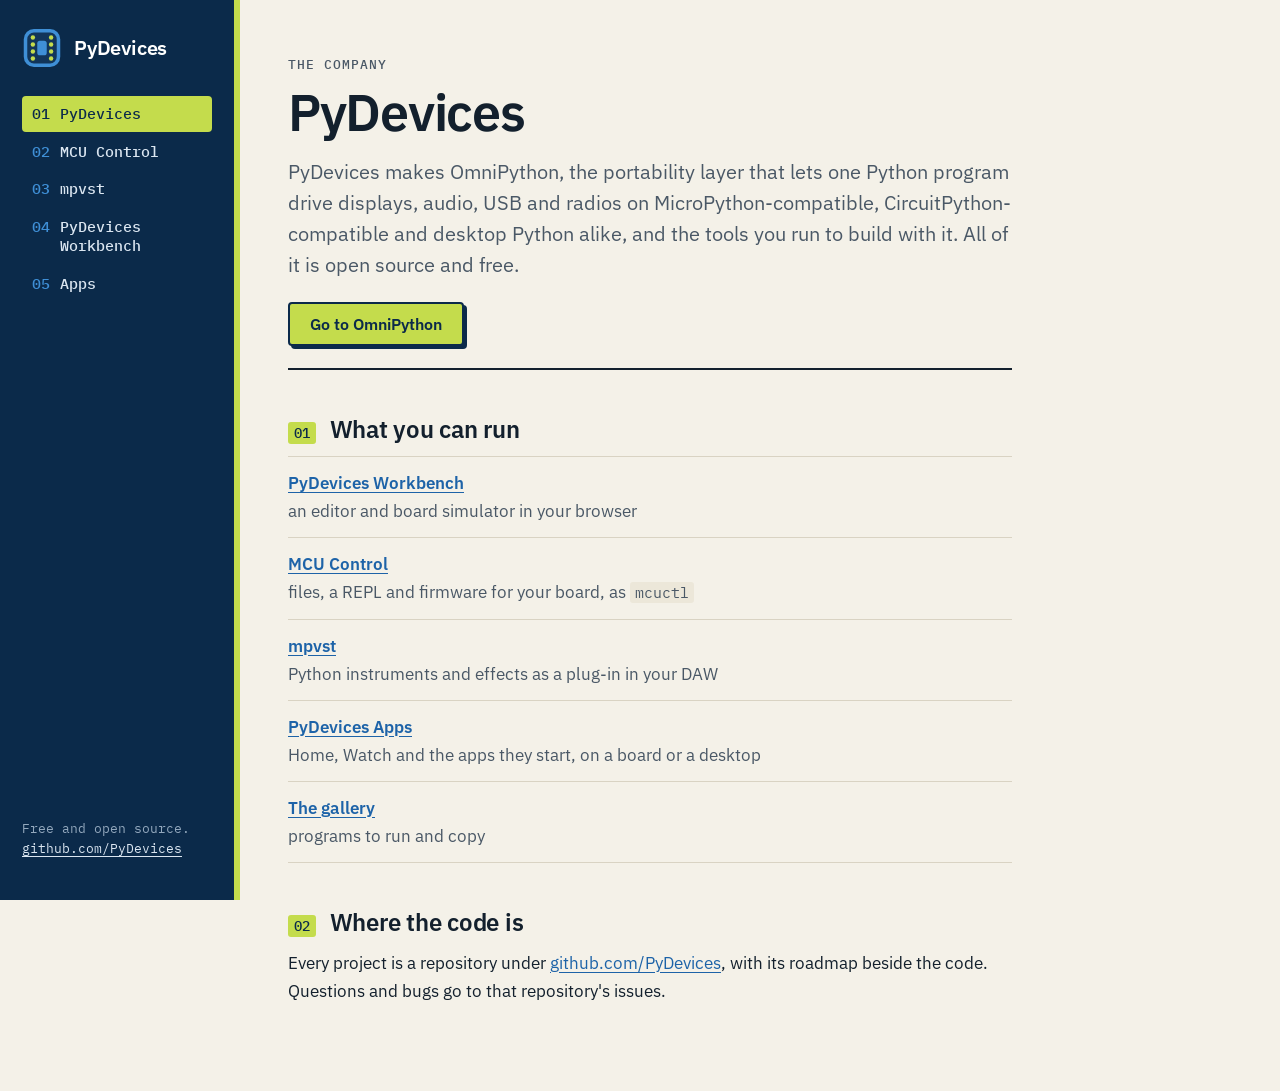
<file: index.html>
<!DOCTYPE html>
<html lang="en">
<head>
  <!-- Written by tools/build.py from _src/index.html; edit that file and run it again. -->
  <meta charset="utf-8">
  <meta name="viewport" content="width=device-width, initial-scale=1">
  <title>PyDevices</title>
  <meta name="description" content="PyDevices makes OmniPython and the free tools that put Python on hardware.">
  <meta name="theme-color" content="#0b2a4a">
  <link rel="icon" href="/assets/favicon.svg" type="image/svg+xml">
  <link rel="alternate icon" href="/favicon.ico" sizes="16x16 32x32 48x48">
  <link rel="canonical" href="https://pydevices.com/">
  <link rel="preconnect" href="https://fonts.googleapis.com">
  <link rel="preconnect" href="https://fonts.gstatic.com" crossorigin>
  <link rel="stylesheet" href="https://fonts.googleapis.com/css2?family=IBM+Plex+Mono:wght@400;500&family=IBM+Plex+Sans:wght@400;500;600&display=swap">
  <link rel="stylesheet" href="/assets/site.css">
</head>
<body>
  <header class="rail">
    <a class="home" href="/"><img src="/assets/logo.svg" alt="" width="40" height="40">PyDevices</a>
    <nav aria-label="Pages">
      <ol>
        <li><a href="/" aria-current="page">PyDevices</a></li>
        <li><a href="/mcuctl/">MCU Control</a></li>
        <li><a href="/mpvst/">mpvst</a></li>
        <li><a href="/workbench/">PyDevices Workbench</a></li>
        <li><a href="/apps/">Apps</a></li>
      </ol>
    </nav>
    <p class="foot">Free and open source.<br><a href="https://github.com/PyDevices">github.com/PyDevices</a></p>
  </header>
  <main>
    <div class="title-block">
      <p class="kicker">The company</p>
      <h1>PyDevices</h1>
      <p class="lede">PyDevices makes OmniPython, the portability layer that lets one Python
        program drive displays, audio, USB and radios on MicroPython-compatible,
        CircuitPython-compatible and desktop Python alike, and the tools you run
        to build with it. All of it is open source and free.</p>
      <a class="button" href="https://omnipython.org/">Go to OmniPython</a>
    </div>

    <section>
      <h2><span class="n">01</span>What you can run</h2>
      <ul class="links">
        <li><a href="/workbench/">PyDevices Workbench</a> <span>an editor and board simulator in your browser</span></li>
        <li><a href="/mcuctl/">MCU Control</a> <span>files, a REPL and firmware for your board, as <code>mcuctl</code></span></li>
        <li><a href="/mpvst/">mpvst</a> <span>Python instruments and effects as a plug-in in your DAW</span></li>
        <li><a href="/apps/">PyDevices Apps</a> <span>Home, Watch and the apps they start, on a board or a desktop</span></li>
        <li><a href="https://gallery.omnipython.org/">The gallery</a> <span>programs to run and copy</span></li>
      </ul>
    </section>

    <section>
      <h2><span class="n">02</span>Where the code is</h2>
      <p>Every project is a repository under
        <a href="https://github.com/PyDevices">github.com/PyDevices</a>, with its
        roadmap beside the code. Questions and bugs go to that repository's issues.</p>
    </section>
  </main>
</body>
</html>
</file>
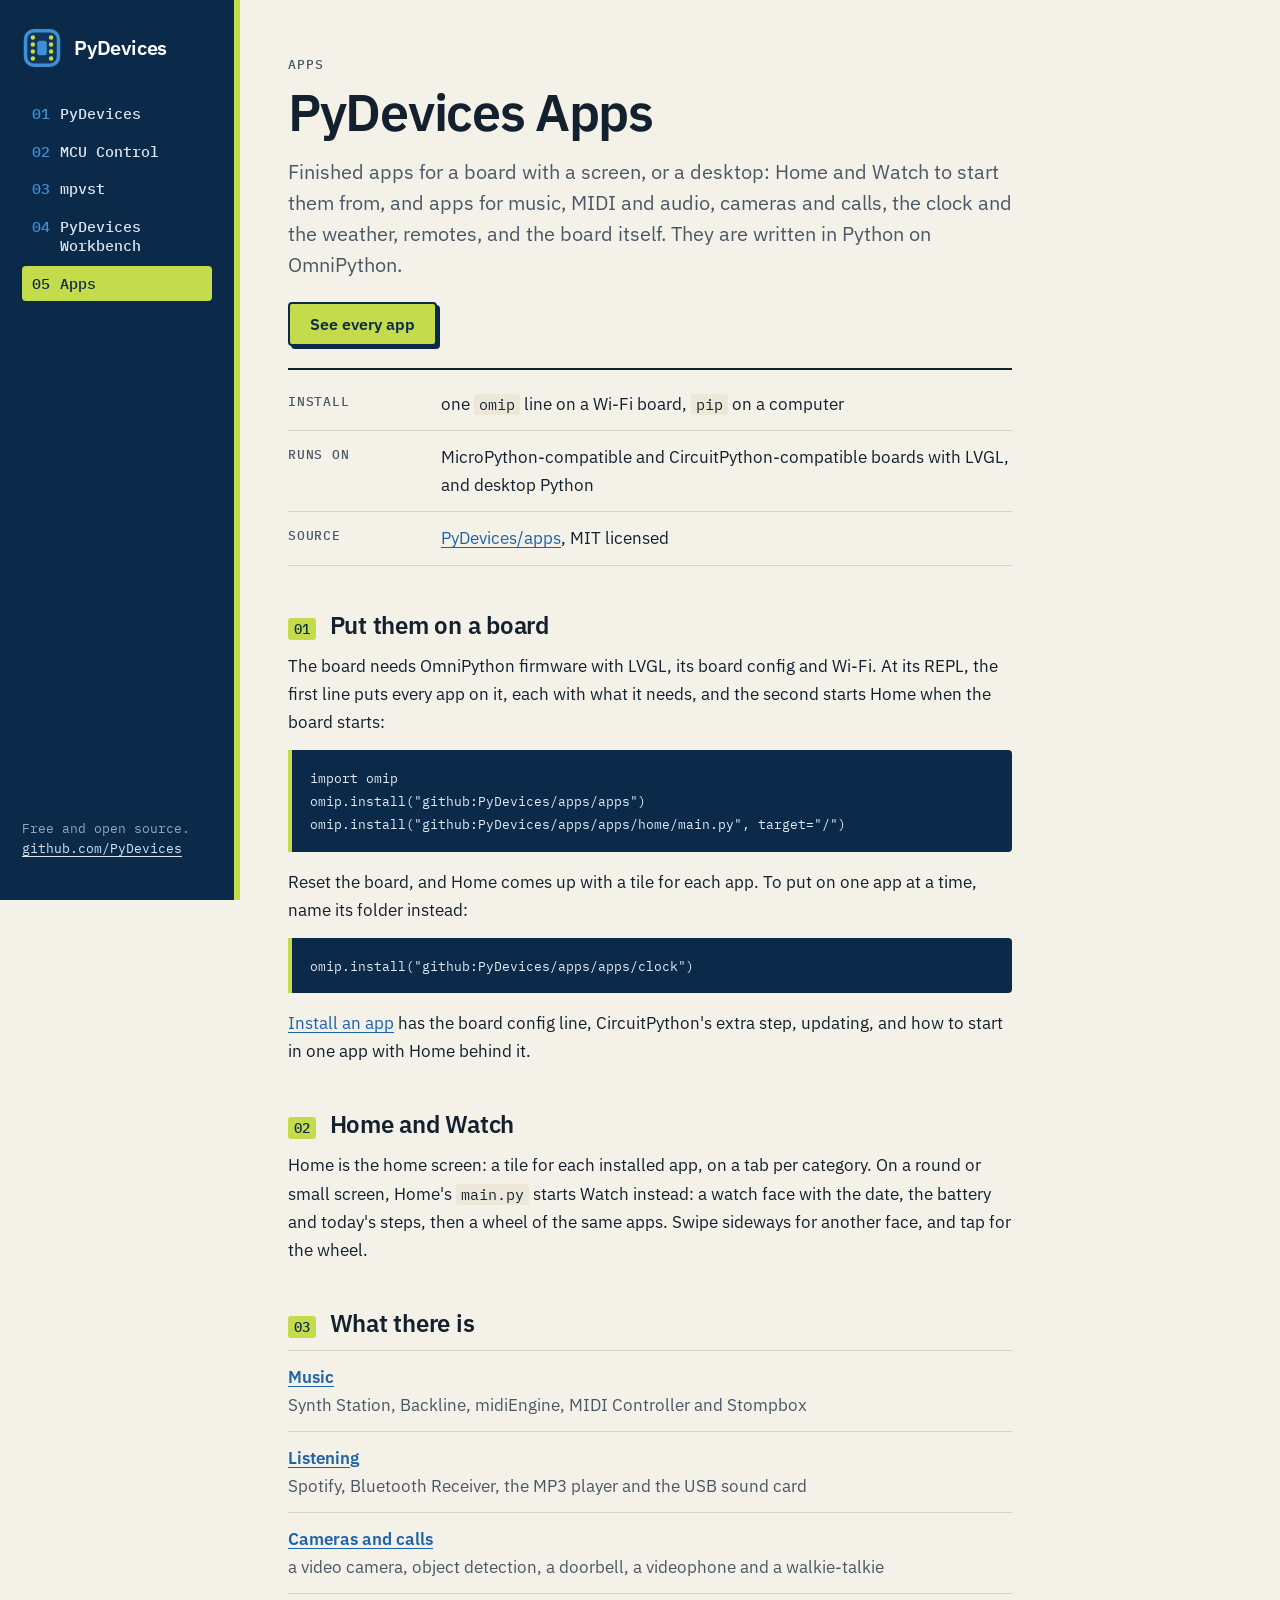
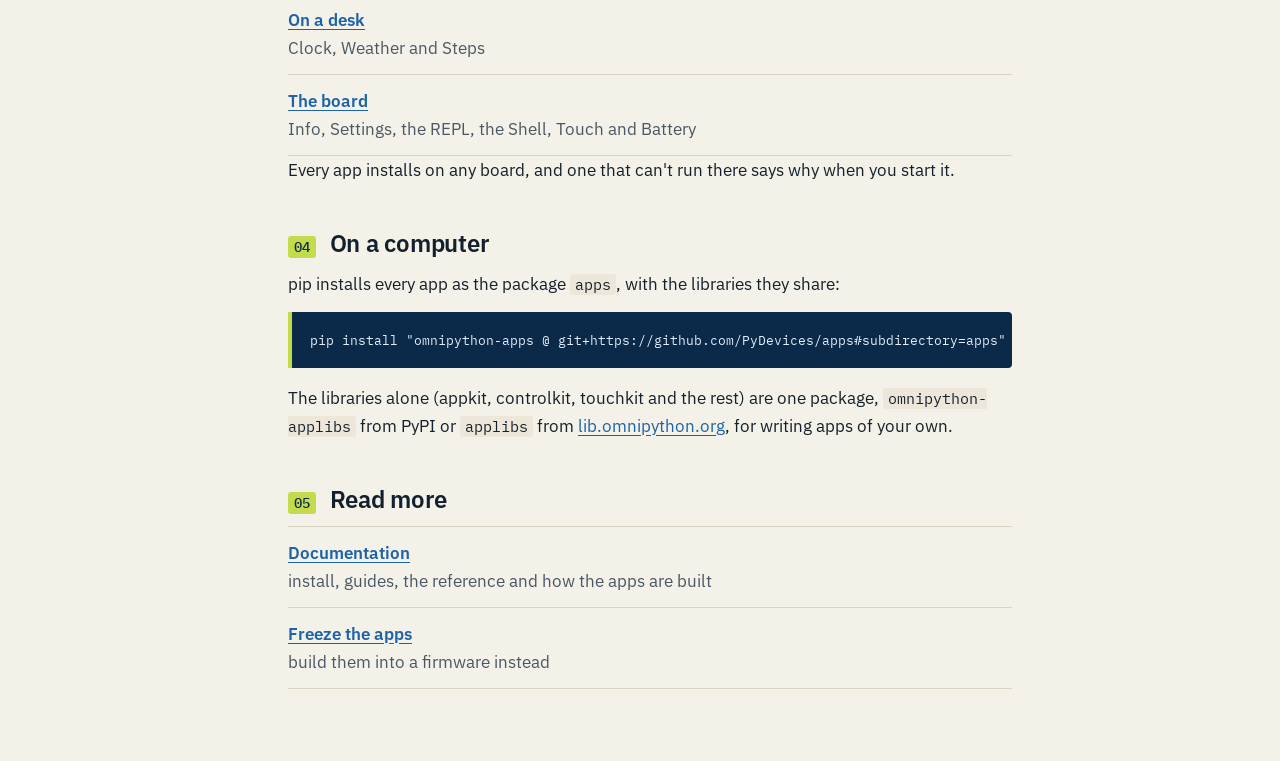
<file: apps/index.html>
<!DOCTYPE html>
<html lang="en">
<head>
  <!-- Written by tools/build.py from _src/apps.html; edit that file and run it again. -->
  <meta charset="utf-8">
  <meta name="viewport" content="width=device-width, initial-scale=1">
  <title>Apps - PyDevices</title>
  <meta name="description" content="Finished apps for a board with a screen, or a desktop: Home and Watch to start them from, and apps for music, audio, cameras, calls, the desk and the board itself.">
  <meta name="theme-color" content="#0b2a4a">
  <link rel="icon" href="/assets/favicon.svg" type="image/svg+xml">
  <link rel="alternate icon" href="/favicon.ico" sizes="16x16 32x32 48x48">
  <link rel="canonical" href="https://pydevices.com/apps/">
  <link rel="preconnect" href="https://fonts.googleapis.com">
  <link rel="preconnect" href="https://fonts.gstatic.com" crossorigin>
  <link rel="stylesheet" href="https://fonts.googleapis.com/css2?family=IBM+Plex+Mono:wght@400;500&family=IBM+Plex+Sans:wght@400;500;600&display=swap">
  <link rel="stylesheet" href="/assets/site.css">
</head>
<body>
  <header class="rail">
    <a class="home" href="/"><img src="/assets/logo.svg" alt="" width="40" height="40">PyDevices</a>
    <nav aria-label="Pages">
      <ol>
        <li><a href="/">PyDevices</a></li>
        <li><a href="/mcuctl/">MCU Control</a></li>
        <li><a href="/mpvst/">mpvst</a></li>
        <li><a href="/workbench/">PyDevices Workbench</a></li>
        <li><a href="/apps/" aria-current="page">Apps</a></li>
      </ol>
    </nav>
    <p class="foot">Free and open source.<br><a href="https://github.com/PyDevices">github.com/PyDevices</a></p>
  </header>
  <main>
    <div class="title-block">
      <p class="kicker">Apps</p>
      <h1>PyDevices Apps</h1>
      <p class="lede">Finished apps for a board with a screen, or a desktop: Home
        and Watch to start them from, and apps for music, MIDI and audio, cameras
        and calls, the clock and the weather, remotes, and the board itself. They
        are written in Python on OmniPython.</p>
      <a class="button" href="https://github.com/PyDevices/apps/blob/main/docs/reference/apps.md">See every app</a>
    </div>

    <dl class="facts">
      <dt>Install</dt><dd>one <code>omip</code> line on a Wi-Fi board, <code>pip</code> on a computer</dd>
      <dt>Runs on</dt><dd>MicroPython-compatible and CircuitPython-compatible boards with LVGL, and desktop Python</dd>
      <dt>Source</dt><dd><a href="https://github.com/PyDevices/apps">PyDevices/apps</a>, MIT licensed</dd>
    </dl>

    <section>
      <h2><span class="n">01</span>Put them on a board</h2>
      <p>The board needs OmniPython firmware with LVGL, its board config and Wi-Fi.
        At its REPL, the first line puts every app on it, each with what it needs,
        and the second starts Home when the board starts:</p>
      <pre><code>import omip
omip.install("github:PyDevices/apps/apps")
omip.install("github:PyDevices/apps/apps/home/main.py", target="/")</code></pre>
      <p>Reset the board, and Home comes up with a tile for each app. To put on
        one app at a time, name its folder instead:</p>
      <pre><code>omip.install("github:PyDevices/apps/apps/clock")</code></pre>
      <p><a href="https://github.com/PyDevices/apps/blob/main/docs/guides/install-an-app.md">Install an app</a>
        has the board config line, CircuitPython's extra step, updating, and how
        to start in one app with Home behind it.</p>
    </section>

    <section>
      <h2><span class="n">02</span>Home and Watch</h2>
      <p>Home is the home screen: a tile for each installed app, on a tab per
        category. On a round or small screen, Home's <code>main.py</code> starts
        Watch instead: a watch face with the date, the battery and today's steps,
        then a wheel of the same apps. Swipe sideways for another face, and tap
        for the wheel.</p>
    </section>

    <section>
      <h2><span class="n">03</span>What there is</h2>
      <ul class="links">
        <li><a href="https://github.com/PyDevices/apps/blob/main/docs/reference/apps.md">Music</a> <span>Synth Station, Backline, midiEngine, MIDI Controller and Stompbox</span></li>
        <li><a href="https://github.com/PyDevices/apps/blob/main/docs/reference/apps.md">Listening</a> <span>Spotify, Bluetooth Receiver, the MP3 player and the USB sound card</span></li>
        <li><a href="https://github.com/PyDevices/apps/blob/main/docs/reference/apps.md">Cameras and calls</a> <span>a video camera, object detection, a doorbell, a videophone and a walkie-talkie</span></li>
        <li><a href="https://github.com/PyDevices/apps/blob/main/docs/guides/put-a-clock-on-your-desk.md">On a desk</a> <span>Clock, Weather and Steps</span></li>
        <li><a href="https://github.com/PyDevices/apps/blob/main/docs/reference/apps.md">The board</a> <span>Info, Settings, the REPL, the Shell, Touch and Battery</span></li>
      </ul>
      <p>Every app installs on any board, and one that can't run there says why
        when you start it.</p>
    </section>

    <section>
      <h2><span class="n">04</span>On a computer</h2>
      <p>pip installs every app as the package <code>apps</code>, with the
        libraries they share:</p>
      <pre><code>pip install "omnipython-apps @ git+https://github.com/PyDevices/apps#subdirectory=apps"</code></pre>
      <p>The libraries alone (appkit, controlkit, touchkit and the rest) are one
        package, <code>omnipython-applibs</code> from PyPI or <code>applibs</code>
        from <a href="https://lib.omnipython.org/">lib.omnipython.org</a>, for
        writing apps of your own.</p>
    </section>

    <section>
      <h2><span class="n">05</span>Read more</h2>
      <ul class="links">
        <li><a href="https://github.com/PyDevices/apps/blob/main/docs/index.md">Documentation</a> <span>install, guides, the reference and how the apps are built</span></li>
        <li><a href="https://github.com/PyDevices/apps/blob/main/docs/guides/freeze-the-apps.md">Freeze the apps</a> <span>build them into a firmware instead</span></li>
      </ul>
    </section>
  </main>
</body>
</html>
</file>
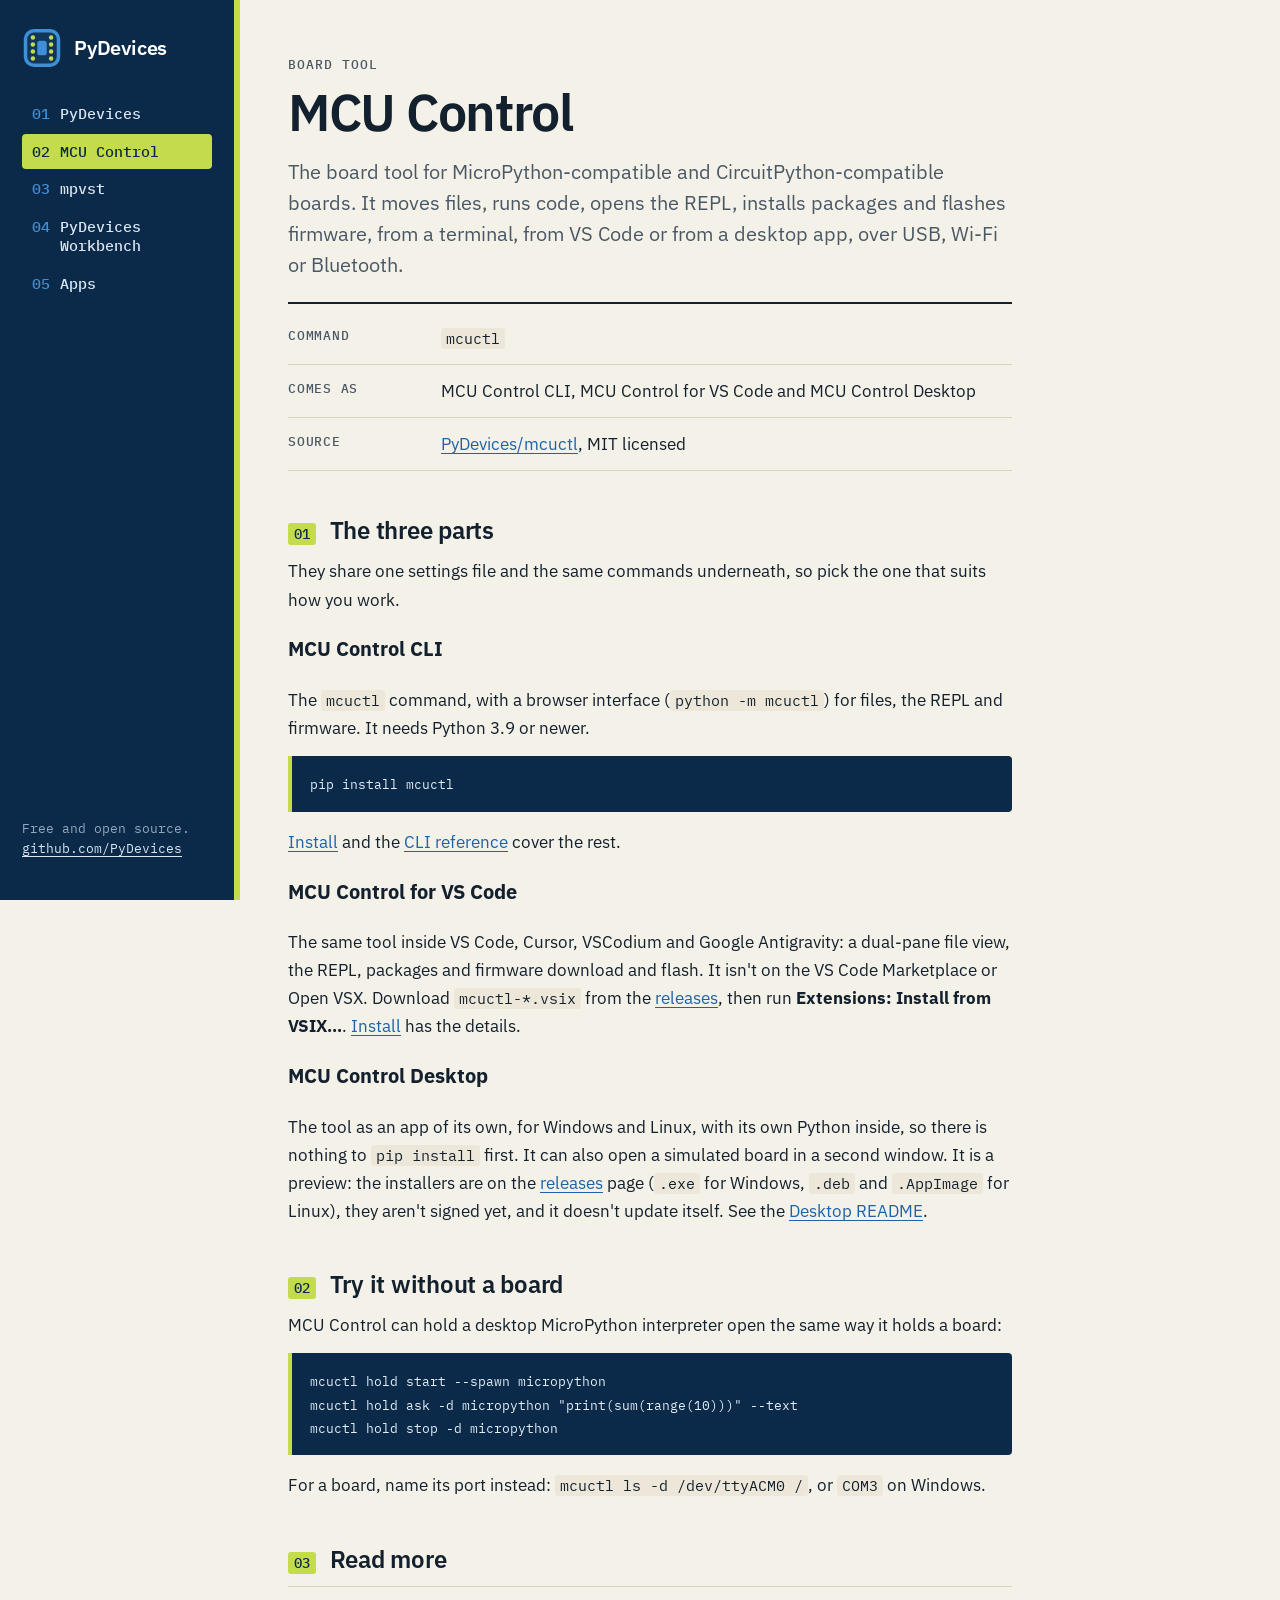
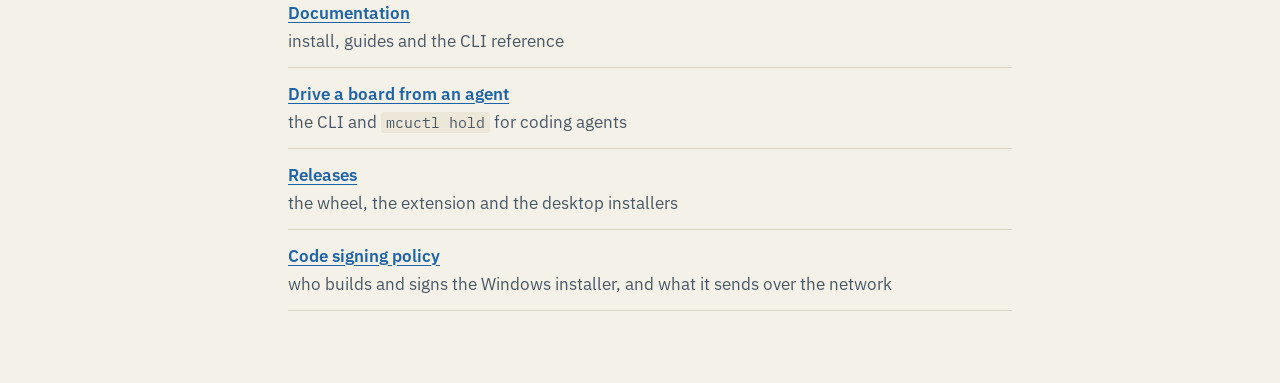
<file: mcuctl/index.html>
<!DOCTYPE html>
<html lang="en">
<head>
  <!-- Written by tools/build.py from _src/mcuctl.html; edit that file and run it again. -->
  <meta charset="utf-8">
  <meta name="viewport" content="width=device-width, initial-scale=1">
  <title>MCU Control - PyDevices</title>
  <meta name="description" content="MCU Control moves files, runs code, opens the REPL, installs packages and flashes firmware on MicroPython-compatible and CircuitPython-compatible boards.">
  <meta name="theme-color" content="#0b2a4a">
  <link rel="icon" href="/assets/favicon.svg" type="image/svg+xml">
  <link rel="alternate icon" href="/favicon.ico" sizes="16x16 32x32 48x48">
  <link rel="canonical" href="https://pydevices.com/mcuctl/">
  <link rel="preconnect" href="https://fonts.googleapis.com">
  <link rel="preconnect" href="https://fonts.gstatic.com" crossorigin>
  <link rel="stylesheet" href="https://fonts.googleapis.com/css2?family=IBM+Plex+Mono:wght@400;500&family=IBM+Plex+Sans:wght@400;500;600&display=swap">
  <link rel="stylesheet" href="/assets/site.css">
</head>
<body>
  <header class="rail">
    <a class="home" href="/"><img src="/assets/logo.svg" alt="" width="40" height="40">PyDevices</a>
    <nav aria-label="Pages">
      <ol>
        <li><a href="/">PyDevices</a></li>
        <li><a href="/mcuctl/" aria-current="page">MCU Control</a></li>
        <li><a href="/mpvst/">mpvst</a></li>
        <li><a href="/workbench/">PyDevices Workbench</a></li>
        <li><a href="/apps/">Apps</a></li>
      </ol>
    </nav>
    <p class="foot">Free and open source.<br><a href="https://github.com/PyDevices">github.com/PyDevices</a></p>
  </header>
  <main>
    <div class="title-block">
      <p class="kicker">Board tool</p>
      <h1>MCU Control</h1>
      <p class="lede">The board tool for MicroPython-compatible and
        CircuitPython-compatible boards. It moves files, runs code, opens the REPL,
        installs packages and flashes firmware, from a terminal, from VS Code or from a desktop app, over USB, Wi-Fi or Bluetooth.</p>
    </div>

    <dl class="facts">
      <dt>Command</dt><dd><code>mcuctl</code></dd>
      <dt>Comes as</dt><dd>MCU Control CLI, MCU Control for VS Code and MCU Control Desktop</dd>
      <dt>Source</dt><dd><a href="https://github.com/PyDevices/mcuctl">PyDevices/mcuctl</a>, MIT licensed</dd>
    </dl>

    <section>
      <h2><span class="n">01</span>The three parts</h2>
      <p>They share one settings file and the same commands underneath, so pick the
        one that suits how you work.</p>

      <h3>MCU Control CLI</h3>
      <p>The <code>mcuctl</code> command, with a browser interface
        (<code>python -m mcuctl</code>) for files, the REPL and firmware. It needs
        Python 3.9 or newer.</p>
      <pre><code>pip install mcuctl</code></pre>
      <p><a href="https://docs.pydevices.com/en/latest/mcuctl/get-started/install.html">Install</a>
        and the <a href="https://docs.pydevices.com/en/latest/mcuctl/reference/cli.html">CLI reference</a>
        cover the rest.</p>

      <h3>MCU Control for VS Code</h3>
      <p>The same tool inside VS Code, Cursor, VSCodium and Google Antigravity: a
        dual-pane file view, the REPL, packages and firmware download and flash. It
        isn't on the VS Code Marketplace or Open VSX. Download
        <code>mcuctl-*.vsix</code> from the
        <a href="https://github.com/PyDevices/mcuctl/releases">releases</a>, then run
        <strong>Extensions: Install from VSIX…</strong>.
        <a href="https://docs.pydevices.com/en/latest/mcuctl/get-started/install.html#vs-code-and-compatible-editors">Install</a>
        has the details.</p>

      <h3>MCU Control Desktop</h3>
      <p>The tool as an app of its own, for Windows and Linux, with its own Python
        inside, so there is nothing to <code>pip install</code> first. It can also
        open a simulated board in a second window. It is a preview: the installers
        are on the <a href="https://github.com/PyDevices/mcuctl/releases">releases</a>
        page (<code>.exe</code> for Windows, <code>.deb</code> and
        <code>.AppImage</code> for Linux), they aren't signed yet, and it doesn't
        update itself. See the
        <a href="https://github.com/PyDevices/mcuctl/blob/main/desktop/README.md">Desktop README</a>.</p>
    </section>

    <section>
      <h2><span class="n">02</span>Try it without a board</h2>
      <p>MCU Control can hold a desktop MicroPython interpreter open the same way it
        holds a board:</p>
      <pre><code>mcuctl hold start --spawn micropython
mcuctl hold ask -d micropython "print(sum(range(10)))" --text
mcuctl hold stop -d micropython</code></pre>
      <p>For a board, name its port instead: <code>mcuctl ls -d /dev/ttyACM0 /</code>,
        or <code>COM3</code> on Windows.</p>
    </section>

    <section>
      <h2><span class="n">03</span>Read more</h2>
      <ul class="links">
        <li><a href="https://docs.pydevices.com/en/latest/mcuctl/">Documentation</a> <span>install, guides and the CLI reference</span></li>
        <li><a href="https://docs.pydevices.com/en/latest/mcuctl/guides/drive-a-board-from-an-agent.html">Drive a board from an agent</a> <span>the CLI and <code>mcuctl hold</code> for coding agents</span></li>
        <li><a href="https://github.com/PyDevices/mcuctl/releases">Releases</a> <span>the wheel, the extension and the desktop installers</span></li>
        <li><a href="https://github.com/PyDevices/mcuctl/blob/main/CODE_SIGNING_POLICY.md">Code signing policy</a> <span>who builds and signs the Windows installer, and what it sends over the network</span></li>
      </ul>
    </section>
  </main>
</body>
</html>
</file>
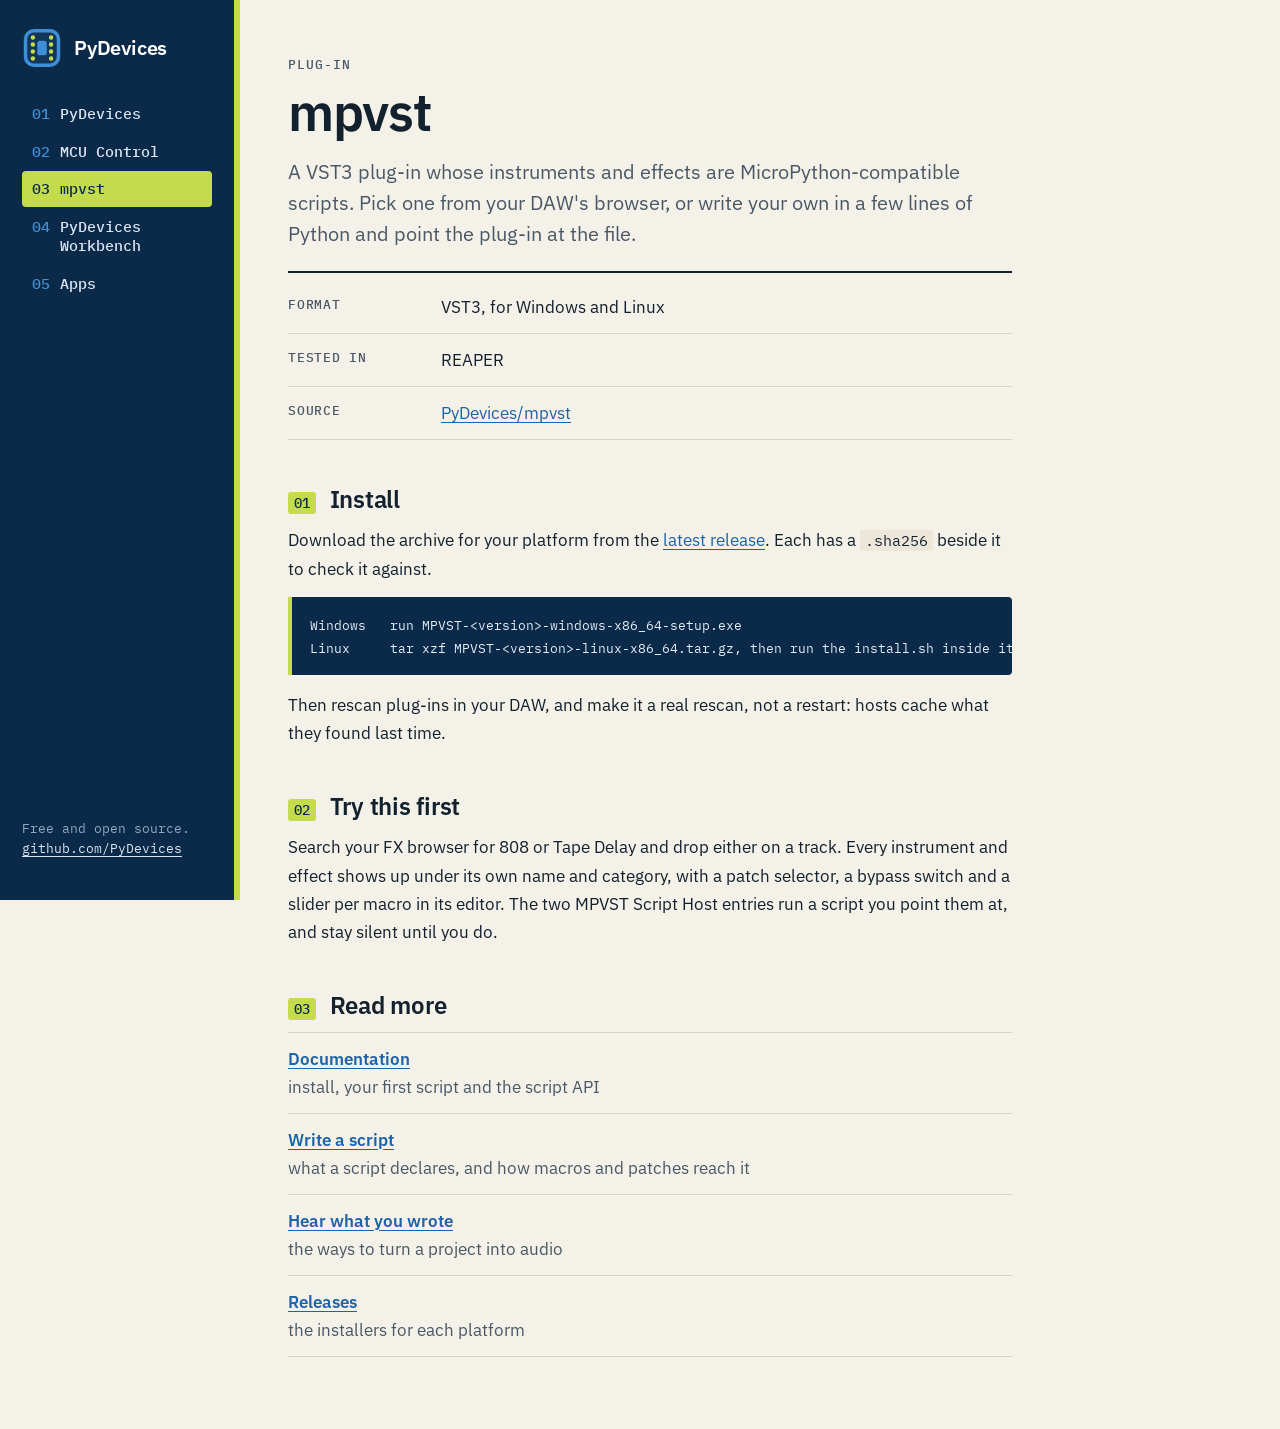
<file: mpvst/index.html>
<!DOCTYPE html>
<html lang="en">
<head>
  <!-- Written by tools/build.py from _src/mpvst.html; edit that file and run it again. -->
  <meta charset="utf-8">
  <meta name="viewport" content="width=device-width, initial-scale=1">
  <title>mpvst - PyDevices</title>
  <meta name="description" content="mpvst is a VST3 plug-in whose instruments and effects are MicroPython-compatible scripts.">
  <meta name="theme-color" content="#0b2a4a">
  <link rel="icon" href="/assets/favicon.svg" type="image/svg+xml">
  <link rel="alternate icon" href="/favicon.ico" sizes="16x16 32x32 48x48">
  <link rel="canonical" href="https://pydevices.com/mpvst/">
  <link rel="preconnect" href="https://fonts.googleapis.com">
  <link rel="preconnect" href="https://fonts.gstatic.com" crossorigin>
  <link rel="stylesheet" href="https://fonts.googleapis.com/css2?family=IBM+Plex+Mono:wght@400;500&family=IBM+Plex+Sans:wght@400;500;600&display=swap">
  <link rel="stylesheet" href="/assets/site.css">
</head>
<body>
  <header class="rail">
    <a class="home" href="/"><img src="/assets/logo.svg" alt="" width="40" height="40">PyDevices</a>
    <nav aria-label="Pages">
      <ol>
        <li><a href="/">PyDevices</a></li>
        <li><a href="/mcuctl/">MCU Control</a></li>
        <li><a href="/mpvst/" aria-current="page">mpvst</a></li>
        <li><a href="/workbench/">PyDevices Workbench</a></li>
        <li><a href="/apps/">Apps</a></li>
      </ol>
    </nav>
    <p class="foot">Free and open source.<br><a href="https://github.com/PyDevices">github.com/PyDevices</a></p>
  </header>
  <main>
    <div class="title-block">
      <p class="kicker">Plug-in</p>
      <h1>mpvst</h1>
      <p class="lede">A VST3 plug-in whose instruments and effects are
        MicroPython-compatible scripts. Pick one from your DAW's browser, or write
        your own in a few lines of Python and point the plug-in at the file.</p>
    </div>

    <dl class="facts">
      <dt>Format</dt><dd>VST3, for Windows and Linux</dd>
      <dt>Tested in</dt><dd>REAPER</dd>
      <dt>Source</dt><dd><a href="https://github.com/PyDevices/mpvst">PyDevices/mpvst</a></dd>
    </dl>

    <section>
      <h2><span class="n">01</span>Install</h2>
      <p>Download the archive for your platform from the
        <a href="https://github.com/PyDevices/mpvst/releases/latest">latest release</a>.
        Each has a <code>.sha256</code> beside it to check it against.</p>
      <pre><code>Windows   run MPVST-&lt;version&gt;-windows-x86_64-setup.exe
Linux     tar xzf MPVST-&lt;version&gt;-linux-x86_64.tar.gz, then run the install.sh inside it</code></pre>
      <p>Then rescan plug-ins in your DAW, and make it a real rescan, not a restart:
        hosts cache what they found last time.</p>
    </section>

    <section>
      <h2><span class="n">02</span>Try this first</h2>
      <p>Search your FX browser for 808 or Tape Delay and drop either on a
        track. Every instrument and effect shows up under its own name and category,
        with a patch selector, a bypass switch and a slider per macro in its editor.
        The two MPVST Script Host entries run a script you point them at, and stay
        silent until you do.</p>
    </section>

    <section>
      <h2><span class="n">03</span>Read more</h2>
      <ul class="links">
        <li><a href="https://docs.pydevices.com/en/latest/mpvst/">Documentation</a> <span>install, your first script and the script API</span></li>
        <li><a href="https://docs.pydevices.com/en/latest/mpvst/guides/write-a-script.html">Write a script</a> <span>what a script declares, and how macros and patches reach it</span></li>
        <li><a href="https://docs.pydevices.com/en/latest/mpvst/guides/hear-what-you-wrote.html">Hear what you wrote</a> <span>the ways to turn a project into audio</span></li>
        <li><a href="https://github.com/PyDevices/mpvst/releases/latest">Releases</a> <span>the installers for each platform</span></li>
      </ul>
    </section>
  </main>
</body>
</html>
</file>
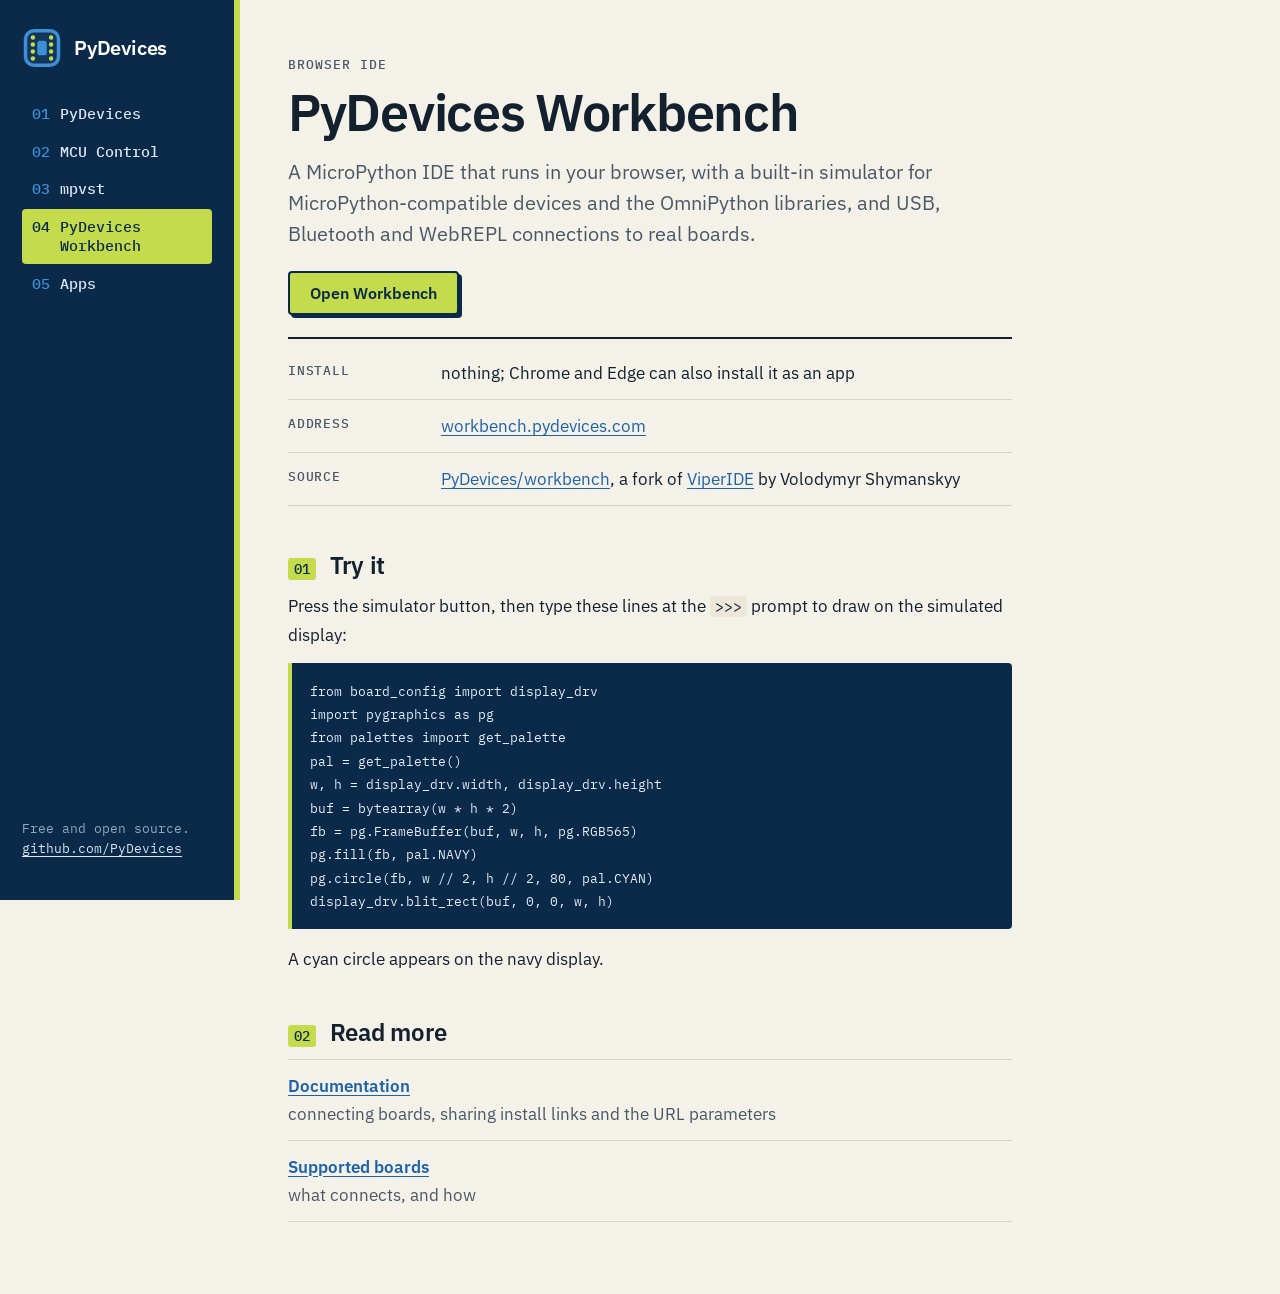
<file: workbench/index.html>
<!DOCTYPE html>
<html lang="en">
<head>
  <!-- Written by tools/build.py from _src/workbench.html; edit that file and run it again. -->
  <meta charset="utf-8">
  <meta name="viewport" content="width=device-width, initial-scale=1">
  <title>PyDevices Workbench</title>
  <meta name="description" content="PyDevices Workbench is a MicroPython IDE in your browser, with a built-in device simulator and USB, Bluetooth and WebREPL connections to real boards.">
  <meta name="theme-color" content="#0b2a4a">
  <link rel="icon" href="/assets/favicon.svg" type="image/svg+xml">
  <link rel="alternate icon" href="/favicon.ico" sizes="16x16 32x32 48x48">
  <link rel="canonical" href="https://pydevices.com/workbench/">
  <link rel="preconnect" href="https://fonts.googleapis.com">
  <link rel="preconnect" href="https://fonts.gstatic.com" crossorigin>
  <link rel="stylesheet" href="https://fonts.googleapis.com/css2?family=IBM+Plex+Mono:wght@400;500&family=IBM+Plex+Sans:wght@400;500;600&display=swap">
  <link rel="stylesheet" href="/assets/site.css">
</head>
<body>
  <header class="rail">
    <a class="home" href="/"><img src="/assets/logo.svg" alt="" width="40" height="40">PyDevices</a>
    <nav aria-label="Pages">
      <ol>
        <li><a href="/">PyDevices</a></li>
        <li><a href="/mcuctl/">MCU Control</a></li>
        <li><a href="/mpvst/">mpvst</a></li>
        <li><a href="/workbench/" aria-current="page">PyDevices Workbench</a></li>
        <li><a href="/apps/">Apps</a></li>
      </ol>
    </nav>
    <p class="foot">Free and open source.<br><a href="https://github.com/PyDevices">github.com/PyDevices</a></p>
  </header>
  <main>
    <div class="title-block">
      <p class="kicker">Browser IDE</p>
      <h1>PyDevices Workbench</h1>
      <p class="lede">A MicroPython IDE that runs in your browser, with a built-in
        simulator for MicroPython-compatible devices and the OmniPython libraries,
        and USB, Bluetooth and WebREPL connections to real boards.</p>
      <a class="button" href="https://workbench.pydevices.com/">Open Workbench</a>
    </div>

    <dl class="facts">
      <dt>Install</dt><dd>nothing; Chrome and Edge can also install it as an app</dd>
      <dt>Address</dt><dd><a href="https://workbench.pydevices.com/">workbench.pydevices.com</a></dd>
      <dt>Source</dt><dd><a href="https://github.com/PyDevices/workbench">PyDevices/workbench</a>, a fork of <a href="https://github.com/vshymanskyy/ViperIDE">ViperIDE</a> by Volodymyr Shymanskyy</dd>
    </dl>

    <section>
      <h2><span class="n">01</span>Try it</h2>
      <p>Press the simulator button, then type these lines at the <code>&gt;&gt;&gt;</code>
        prompt to draw on the simulated display:</p>
      <pre><code>from board_config import display_drv
import pygraphics as pg
from palettes import get_palette
pal = get_palette()
w, h = display_drv.width, display_drv.height
buf = bytearray(w * h * 2)
fb = pg.FrameBuffer(buf, w, h, pg.RGB565)
pg.fill(fb, pal.NAVY)
pg.circle(fb, w // 2, h // 2, 80, pal.CYAN)
display_drv.blit_rect(buf, 0, 0, w, h)</code></pre>
      <p>A cyan circle appears on the navy display.</p>
    </section>

    <section>
      <h2><span class="n">02</span>Read more</h2>
      <ul class="links">
        <li><a href="https://docs.pydevices.com/en/latest/workbench/">Documentation</a> <span>connecting boards, sharing install links and the URL parameters</span></li>
        <li><a href="https://docs.pydevices.com/en/latest/workbench/reference/supported-boards.html">Supported boards</a> <span>what connects, and how</span></li>
      </ul>
    </section>
  </main>
</body>
</html>
</file>
<file: assets/site.css>
/* pydevices.com: a rail on the left, a sheet on the right.
   Blueprint colours; IBM Plex for type. */

:root {
  --navy: #0b2a4a;
  --navy-2: #12355a;
  --blue: #3f8fd6;
  --lime: #c4dc4c;
  --paper: #f4f1e8;
  --sheet: #fffdf7;
  --ink: #13202d;
  --ink-soft: #4a5866;
  --rule: #d9d3c3;
  --link: #1d63a8;
  --code-bg: #ece7d9;
  --sans: "IBM Plex Sans", system-ui, -apple-system, "Segoe UI", sans-serif;
  --mono: "IBM Plex Mono", ui-monospace, "Cascadia Mono", Consolas, monospace;
  color-scheme: light;
}

@media (prefers-color-scheme: dark) {
  :root {
    --paper: #0d1823;
    --sheet: #13212f;
    --ink: #e8edf2;
    --ink-soft: #a7b4c1;
    --rule: #2a3b4d;
    --link: #8cc2f2;
    --code-bg: #0b1520;
    color-scheme: dark;
  }
}

* { box-sizing: border-box; }

html { background: var(--paper); }

body {
  margin: 0;
  min-height: 100vh;
  display: grid;
  grid-template-columns: 240px minmax(0, 1fr);
  font: 400 17px/1.65 var(--sans);
  color: var(--ink);
  background: var(--paper);
}

a { color: var(--link); text-underline-offset: 3px; }
a:focus-visible { outline: 2px solid var(--blue); outline-offset: 2px; }

/* The rail: the mark, the company name and the pages, top to bottom. */
.rail {
  position: sticky;
  top: 0;
  height: 100vh;
  display: flex;
  flex-direction: column;
  gap: 28px;
  padding: 28px 22px;
  background: var(--navy);
  color: #dbe6f1;
  border-right: 6px solid var(--lime);
}
.rail .home {
  display: flex;
  align-items: center;
  gap: 12px;
  color: #fff;
  text-decoration: none;
  font: 600 20px/1 var(--sans);
  letter-spacing: -0.01em;
}
.rail .home img { width: 40px; height: 40px; }
.rail nav ol {
  list-style: none;
  margin: 0;
  padding: 0;
  display: flex;
  flex-direction: column;
  gap: 2px;
  counter-reset: page;
}
.rail nav li { counter-increment: page; }
.rail nav a {
  display: flex;
  gap: 10px;
  padding: 8px 10px;
  border-radius: 4px;
  color: #dbe6f1;
  text-decoration: none;
  font: 500 15px/1.3 var(--mono);
}
.rail nav a::before {
  content: counter(page, decimal-leading-zero);
  color: var(--blue);
}
.rail nav a:hover { background: var(--navy-2); color: #fff; }
.rail nav a[aria-current="page"] { background: var(--lime); color: var(--navy); }
.rail nav a[aria-current="page"]::before { color: var(--navy); }
.rail .foot {
  margin-top: auto;
  font: 400 13px/1.5 var(--mono);
  color: #93a8bd;
}
.rail .foot a { color: #dbe6f1; }

/* The sheet: one column of text with a title block on top. */
main {
  width: 100%;
  max-width: 820px;
  padding: 56px 48px 72px;
}
.title-block {
  border-bottom: 2px solid var(--ink);
  padding-bottom: 22px;
  margin-bottom: 8px;
}
.kicker {
  margin: 0 0 10px;
  font: 500 13px/1.4 var(--mono);
  letter-spacing: 0.08em;
  text-transform: uppercase;
  color: var(--ink-soft);
}
h1 {
  margin: 0;
  font: 600 clamp(34px, 6vw, 52px)/1.08 var(--sans);
  letter-spacing: -0.025em;
}
.lede {
  margin: 16px 0 0;
  font-size: 20px;
  line-height: 1.55;
  color: var(--ink-soft);
  max-width: 38em;
}

/* Facts about the thing, as a datasheet would list them. */
.facts {
  display: grid;
  grid-template-columns: 9em minmax(0, 1fr);
  margin: 0;
  border-bottom: 1px solid var(--rule);
}
.facts dt, .facts dd {
  margin: 0;
  padding: 12px 0;
  border-top: 1px solid var(--rule);
}
.facts dt {
  font: 500 13px/1.9 var(--mono);
  letter-spacing: 0.06em;
  text-transform: uppercase;
  color: var(--ink-soft);
}
.facts dt:first-of-type, .facts dt:first-of-type + dd { border-top: 0; }

section { margin-top: 44px; }
h2 {
  display: flex;
  align-items: baseline;
  gap: 14px;
  margin: 0 0 12px;
  font: 600 24px/1.25 var(--sans);
  letter-spacing: -0.01em;
}
h2 .n {
  font: 500 14px/1 var(--mono);
  color: var(--navy);
  background: var(--lime);
  padding: 4px 6px;
  border-radius: 3px;
}
p { margin: 0 0 14px; }

code, pre { font-family: var(--mono); font-size: 0.88em; }
code { background: var(--code-bg); padding: 1px 5px; border-radius: 3px; }
pre {
  margin: 0 0 16px;
  padding: 16px 18px;
  overflow-x: auto;
  background: var(--navy);
  color: #e3edf7;
  border-left: 4px solid var(--lime);
  border-radius: 0 4px 4px 0;
  line-height: 1.55;
}
pre code { background: none; padding: 0; color: inherit; }

.links {
  list-style: none;
  margin: 0;
  padding: 0;
  border-top: 1px solid var(--rule);
}
.links li { border-bottom: 1px solid var(--rule); padding: 12px 0; }
.links a { font-weight: 600; }
.links span { display: block; color: var(--ink-soft); }

.button {
  display: inline-block;
  margin-top: 22px;
  padding: 12px 20px;
  font: 600 16px/1 var(--sans);
  color: var(--navy);
  background: var(--lime);
  border: 2px solid var(--navy);
  border-radius: 4px;
  text-decoration: none;
  box-shadow: 3px 3px 0 var(--navy);
}
.button:hover { transform: translate(1px, 1px); box-shadow: 2px 2px 0 var(--navy); }

@media (prefers-color-scheme: dark) {
  .title-block { border-bottom-color: var(--ink-soft); }
  .button { border-color: var(--lime); box-shadow: 3px 3px 0 #000; }
}

/* Phones: the rail becomes a band across the top. */
@media (max-width: 760px) {
  body { display: block; font-size: 16px; }
  .rail {
    position: static;
    height: auto;
    gap: 14px;
    padding: 16px;
    border-right: 0;
    border-bottom: 5px solid var(--lime);
  }
  .rail nav ol { flex-direction: row; flex-wrap: wrap; gap: 4px; }
  .rail nav a { padding: 6px 8px; font-size: 14px; }
  .rail .foot { display: none; }
  main { padding: 32px 16px 56px; }
  .lede { font-size: 18px; }
  .facts { grid-template-columns: 1fr; }
  .facts dt { padding-bottom: 0; }
  .facts dd { border-top: 0; padding-top: 2px; }
}
</file>
